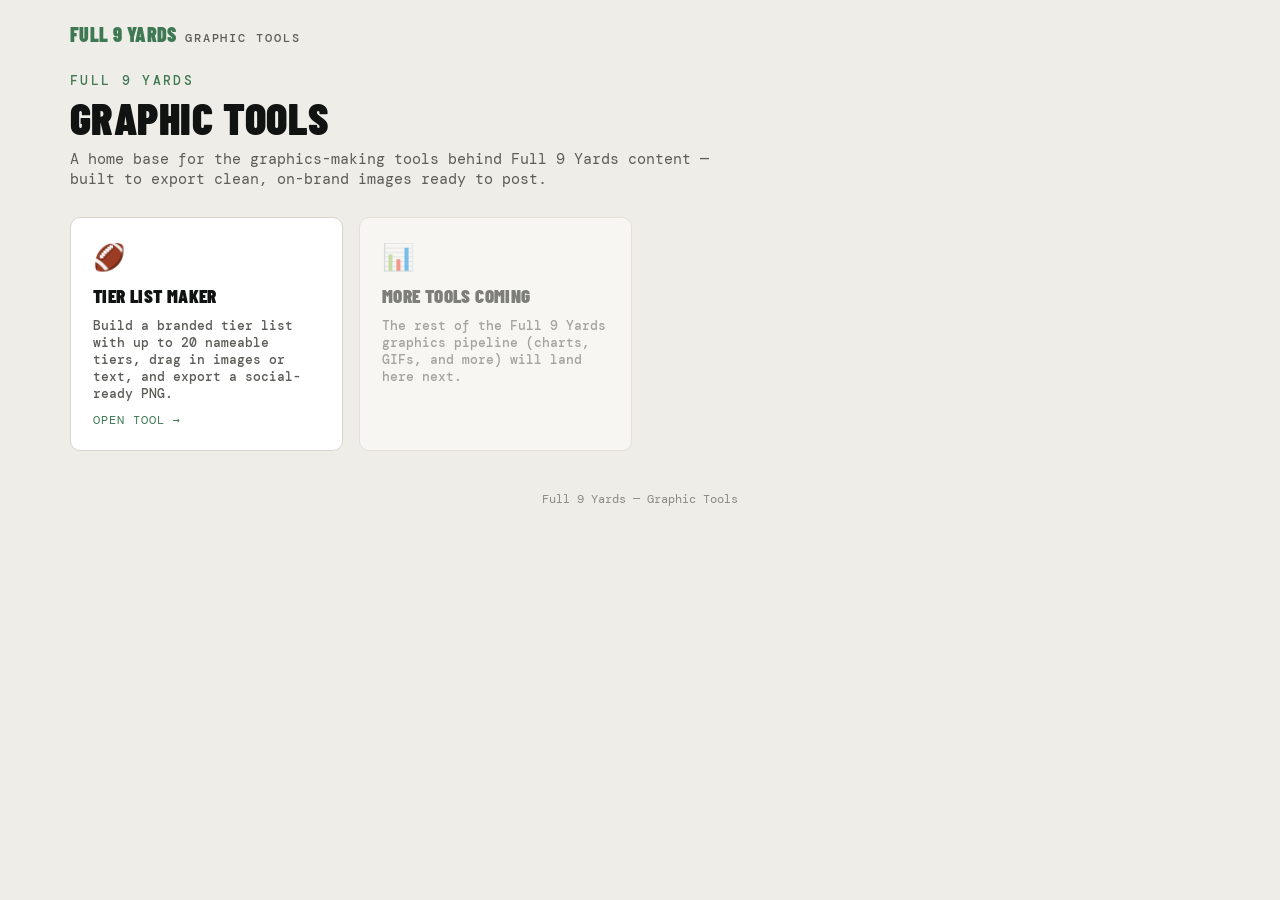
<file: index.html>
<!doctype html>
<html lang="en">
<head>
<meta charset="utf-8">
<meta name="viewport" content="width=device-width, initial-scale=1">
<title>Full 9 Yards — Graphic Tools</title>
<link rel="stylesheet" href="assets/brand.css?v=9">
<style>
  .tools-grid {
    display: grid;
    grid-template-columns: repeat(auto-fill, minmax(260px, 1fr));
    gap: 16px;
    margin-top: 28px;
  }
  .tool-card {
    padding: 22px;
    text-decoration: none;
    color: var(--f9y-text);
    display: flex;
    flex-direction: column;
    gap: 10px;
    transition: transform 0.15s ease, border-color 0.15s ease;
  }
  .tool-card:hover {
    transform: translateY(-2px);
    border-color: var(--f9y-accent);
  }
  .tool-card-icon {
    font-size: 26px;
  }
  .tool-card h2 {
    font-family: var(--f9y-font-display);
    font-weight: 400;
    text-transform: uppercase;
    font-size: 19px;
    margin: 0;
    letter-spacing: 0.02em;
  }
  .tool-card p {
    margin: 0;
    font-size: 13px;
    font-weight: 500;
    color: var(--f9y-text-dim);
    flex-grow: 1;
  }
  .tool-card-open {
    font-size: 12px;
    letter-spacing: 0.08em;
    text-transform: uppercase;
    color: var(--f9y-accent);
  }
  .coming-soon {
    opacity: 0.5;
  }
  .coming-soon:hover {
    transform: none;
    border-color: var(--f9y-border);
  }
  .intro {
    max-width: 680px;
  }
</style>
</head>
<body>
<div class="f9y-shell">
  <div class="f9y-topbar">
    <a class="f9y-logo" href="index.html">
      <span class="f9y-logo-mark">FULL 9 YARDS</span>
      <span class="f9y-logo-sub">Graphic Tools</span>
    </a>
  </div>

  <div class="intro">
    <div class="f9y-eyebrow">Full 9 Yards</div>
    <h1 class="f9y-headline">Graphic Tools</h1>
    <p class="f9y-subtitle">
      A home base for the graphics-making tools behind Full 9 Yards content —
      built to export clean, on-brand images ready to post.
    </p>
  </div>

  <div class="tools-grid">
    <a class="tool-card f9y-card" href="tools/tier-list-maker/">
      <div class="tool-card-icon">🏈</div>
      <h2>Tier List Maker</h2>
      <p>Build a branded tier list with up to 20 nameable tiers, drag in
        images or text, and export a social-ready PNG.</p>
      <div class="tool-card-open">Open tool →</div>
    </a>

    <div class="tool-card f9y-card coming-soon">
      <div class="tool-card-icon">📊</div>
      <h2>More tools coming</h2>
      <p>The rest of the Full 9 Yards graphics pipeline (charts, GIFs, and
        more) will land here next.</p>
    </div>
  </div>

  <div class="f9y-footer">Full 9 Yards — Graphic Tools</div>
</div>
</body>
</html>
</file>
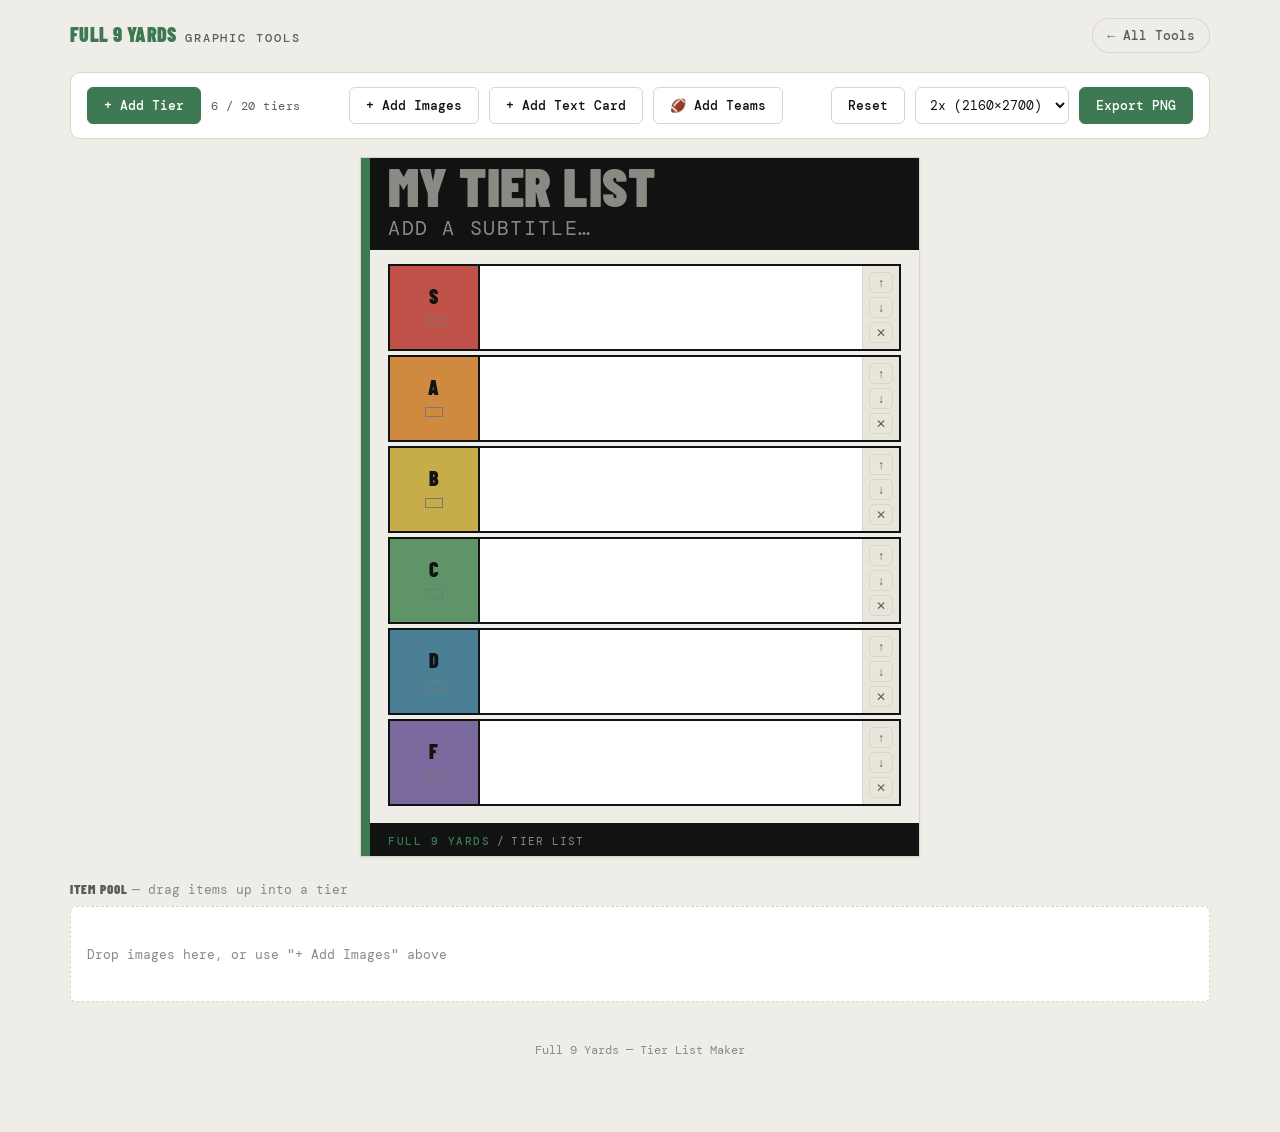
<file: tools/tier-list-maker/index.html>
<!doctype html>
<html lang="en">
<head>
<meta charset="utf-8">
<meta name="viewport" content="width=device-width, initial-scale=1">
<title>Tier List Maker — Full 9 Yards</title>
<link rel="stylesheet" href="../../assets/brand.css?v=12">
<link rel="stylesheet" href="style.css?v=12">
</head>
<body>
<div class="f9y-shell">
  <div class="f9y-topbar">
    <a class="f9y-logo" href="../../index.html">
      <span class="f9y-logo-mark">FULL 9 YARDS</span>
      <span class="f9y-logo-sub">Graphic Tools</span>
    </a>
    <div class="f9y-topbar-nav">
      <a href="../../index.html">&larr; All Tools</a>
    </div>
  </div>

  <div class="tl-toolbar f9y-card">
    <div class="tl-toolbar-group">
      <button id="btn-add-tier" class="f9y-btn f9y-btn-primary">+ Add Tier</button>
      <span id="tier-count" class="tl-tier-count">6 / 20 tiers</span>
    </div>
    <div class="tl-toolbar-group">
      <button id="btn-add-images" class="f9y-btn">+ Add Images</button>
      <input id="file-input" type="file" accept="image/*" multiple hidden>
      <button id="btn-add-text" class="f9y-btn">+ Add Text Card</button>
      <button id="btn-toggle-teams" class="f9y-btn">🏈 Add Teams</button>
    </div>
    <div class="tl-toolbar-group">
      <button id="btn-reset" class="f9y-btn f9y-btn-ghost f9y-btn-danger">Reset</button>
      <select id="export-resolution" class="tl-team-select" title="Export resolution">
        <option value="1">1x (1080×1350)</option>
        <option value="2" selected>2x (2160×2700)</option>
        <option value="3">3x (3240×4050)</option>
      </select>
      <button id="btn-export" class="f9y-btn f9y-btn-primary">Export PNG</button>
    </div>
  </div>

  <section id="team-browser" class="f9y-card tl-team-browser" hidden>
    <div class="tl-team-browser-controls">
      <div class="tl-league-toggle" role="group" aria-label="League">
        <button type="button" id="league-college" class="tl-league-btn is-active" data-league="college">College</button>
        <button type="button" id="league-nfl" class="tl-league-btn" data-league="nfl">NFL</button>
      </div>
      <input id="team-search" type="text" class="tl-team-search" placeholder="Search teams…">
      <select id="team-conf-filter" class="tl-team-select"></select>
      <select id="team-class-filter" class="tl-team-select"></select>
      <span id="ap25-controls" class="tl-ap25-controls">
        <label class="tl-ap25-toggle" id="ap25-toggle-label" title="Paste this week's poll via &quot;AP Top 25…&quot; to enable">
          <input type="checkbox" id="ap25-filter-toggle" disabled>
          AP Top 25
        </label>
        <button id="btn-import-ap25" class="f9y-btn f9y-btn-sm">AP Top 25…</button>
      </span>
      <button id="btn-import-logos" class="f9y-btn f9y-btn-sm">Import Logos…</button>
      <span id="team-result-count" class="tl-tier-count"></span>
    </div>
    <div id="team-grid" class="tl-team-grid"></div>
    <div class="tl-team-browser-actions">
      <button id="btn-add-all-filtered" class="f9y-btn f9y-btn-sm f9y-btn-primary">+ Add All Shown to Pool</button>
    </div>
  </section>

  <!-- everything inside #capture-root gets exported to PNG — mirrors the
       Full 9 Yards post frame: green stripe, black header/footer, cream body -->
  <div id="capture-root" class="tl-capture">
    <div class="tl-capture-stripe"></div>
    <div class="tl-capture-main">
      <header class="tl-capture-header">
        <h1 id="board-title" class="tl-capture-headline" contenteditable="true" data-placeholder="MY TIER LIST"></h1>
        <div id="board-subtitle" class="tl-capture-subtitle" contenteditable="true" data-placeholder="ADD A SUBTITLE…"></div>
      </header>

      <div class="tl-capture-body">
        <div id="tiers-container" class="tl-tiers"></div>
      </div>

      <footer class="tl-capture-footer">
        <span class="tl-capture-footer-left"><span class="tl-capture-footer-brand">Full 9 Yards</span><span class="tl-capture-footer-sep"> / </span><span class="tl-capture-footer-tag">Tier List</span></span>
      </footer>
    </div>
  </div>

  <section class="tl-pool-section">
    <div class="tl-pool-label">Item Pool <span>— drag items up into a tier</span></div>
    <div id="pool-container" class="tl-items-row tl-pool" data-tier-id="pool"></div>
  </section>

  <div class="f9y-footer">Full 9 Yards — Tier List Maker</div>
</div>

<div id="toast" class="tl-toast" hidden></div>

<div id="import-modal" class="tl-modal-overlay" hidden>
  <div class="tl-modal f9y-card">
    <h3 class="tl-modal-title">Import Team Logos</h3>
    <p class="tl-modal-help">
      Paste a JSON object mapping team name → logo URL (the same shape as
      <code>team_logo_lookup()</code>), e.g.
      <code>{"Alabama": "https://…", "Ohio State": "https://…"}</code>.
      Saved to this browser only.
    </p>
    <textarea id="import-textarea" class="tl-modal-textarea" placeholder='{"Alabama": "https://...", "Ohio State": "https://..."}'></textarea>
    <div class="tl-modal-actions">
      <button id="btn-import-cancel" class="f9y-btn f9y-btn-ghost">Cancel</button>
      <button id="btn-import-clear" class="f9y-btn f9y-btn-ghost f9y-btn-danger">Clear Saved Logos</button>
      <button id="btn-import-save" class="f9y-btn f9y-btn-primary">Save</button>
    </div>
  </div>
</div>

<div id="ap25-modal" class="tl-modal-overlay" hidden>
  <div class="tl-modal f9y-card">
    <h3 class="tl-modal-title">This Week's AP Top 25</h3>
    <p class="tl-modal-help">
      Paste the current poll, one team per line, in rank order (1 to 25).
      Leading numbers/periods are fine — e.g. copy-pasting straight from a
      rankings page like <code>1. Texas</code> or <code>1) Texas</code>
      works, and so does a plain list of names. Saved to this browser only
      — update it here each week.
    </p>
    <textarea id="ap25-textarea" class="tl-modal-textarea" placeholder="1. Texas&#10;2. Georgia&#10;3. Ohio State&#10;…"></textarea>
    <div class="tl-modal-actions">
      <button id="btn-ap25-cancel" class="f9y-btn f9y-btn-ghost">Cancel</button>
      <button id="btn-ap25-clear" class="f9y-btn f9y-btn-ghost f9y-btn-danger">Clear Rankings</button>
      <button id="btn-ap25-save" class="f9y-btn f9y-btn-primary">Save</button>
    </div>
  </div>
</div>

<script src="../../assets/vendor/sortable.min.js"></script>
<script src="../../assets/vendor/html2canvas.min.js"></script>
<script src="teams-data.js?v=9"></script>
<script src="nfl-teams-data.js?v=9"></script>
<script src="app.js?v=13"></script>
</body>
</html>
</file>
<file: assets/brand.css>
/*
  Full 9 Yards — shared brand tokens & base styles.

  Ported directly from graphics/branding.py + graphics/scatter.py (the
  real chart/card pipeline): black header/footer bars, cream body, green
  accent stripe, Barlow Condensed Black headlines/taglines, DM Mono
  labels/meta/body text. Every tool in this repo should import this file
  and use these tokens/classes instead of hardcoding colors/fonts, so a
  future brand tweak happens in one place.
*/

@font-face {
  font-family: 'F9Y Display';
  src: url('fonts/BarlowCondensed-Black.ttf') format('truetype');
  font-weight: 400;
  font-style: normal;
  font-display: swap;
}

@font-face {
  font-family: 'F9Y Mono';
  src: url('fonts/DMMono-Regular.ttf') format('truetype');
  font-weight: 400;
  font-style: normal;
  font-display: swap;
}

@font-face {
  font-family: 'F9Y Mono';
  src: url('fonts/DMMono-Medium.ttf') format('truetype');
  font-weight: 500;
  font-style: normal;
  font-display: swap;
}

:root {
  /* Full 9 Yards brand palette — source of truth is graphics/branding.py's BRAND dict */
  --f9y-black: #101311;
  --f9y-cream: #EFEDE7;
  --f9y-green: #3F7954;
  --f9y-white: #FFFFFF;
  --f9y-gray: #8A8A85;    /* meta text on black */
  --f9y-subtext: #5c5c58; /* secondary text on cream */
  --f9y-grid: #d8d5cc;    /* borders/dividers on cream */
  --f9y-gold: #D4AF37;    /* reserved: "highlight/award" callouts only, never a UI accent */

  /* semantic tokens the UI is built from — map to the brand palette above */
  --f9y-bg: var(--f9y-cream);
  --f9y-surface: #ffffff;
  --f9y-surface-2: #e8e5db;
  --f9y-surface-3: #dcd8cc;
  --f9y-border: var(--f9y-grid);

  --f9y-text: var(--f9y-black);
  --f9y-text-dim: var(--f9y-subtext);
  --f9y-text-faint: var(--f9y-gray);

  --f9y-accent: var(--f9y-green);
  --f9y-accent-ink: var(--f9y-white);
  --f9y-danger: #a8402f;

  /* classic tier palette (used as defaults, fully user-editable) */
  --f9y-tier-1: #c0524a;
  --f9y-tier-2: #cf8a3f;
  --f9y-tier-3: #c7ad4a;
  --f9y-tier-4: #5f9468;
  --f9y-tier-5: #4a7f96;
  --f9y-tier-6: #7a6a9e;

  /* type */
  --f9y-font-display: 'F9Y Display', 'Arial Narrow', sans-serif;
  --f9y-font-body: 'F9Y Mono', 'SFMono-Regular', Menlo, Consolas, monospace;

  --f9y-radius: 10px;
  --f9y-radius-sm: 6px;
}

* {
  box-sizing: border-box;
}

html, body {
  margin: 0;
  padding: 0;
}

body {
  background: var(--f9y-bg);
  color: var(--f9y-text);
  font-family: var(--f9y-font-body);
  font-weight: 400;
  -webkit-font-smoothing: antialiased;
  /* only real weights we shipped (400/500 mono, 400 display) — never fake-bold/italic */
  font-synthesis: none;
}

a {
  color: inherit;
}

button, input, textarea {
  font-family: inherit;
}

.f9y-shell {
  max-width: 1180px;
  margin: 0 auto;
  padding: 0 20px 64px;
}

/* --- top bar (used on every page) --- */

.f9y-topbar {
  display: flex;
  align-items: center;
  justify-content: space-between;
  gap: 16px;
  padding: 22px 0 26px;
}

.f9y-logo {
  display: flex;
  align-items: baseline;
  gap: 8px;
  text-decoration: none;
  color: var(--f9y-text);
}

.f9y-logo-mark {
  font-family: var(--f9y-font-display);
  font-weight: 400;
  font-size: 20px;
  letter-spacing: 0.02em;
  color: var(--f9y-green);
}

.f9y-logo-sub {
  font-family: var(--f9y-font-body);
  font-weight: 500;
  font-size: 12px;
  letter-spacing: 0.16em;
  color: var(--f9y-text-dim);
  text-transform: uppercase;
}

.f9y-topbar-nav a {
  font-family: var(--f9y-font-body);
  font-weight: 500;
  font-size: 13px;
  color: var(--f9y-text-dim);
  text-decoration: none;
  padding: 8px 14px;
  border: 1px solid var(--f9y-border);
  border-radius: 999px;
  transition: color 0.15s ease, border-color 0.15s ease;
}

.f9y-topbar-nav a:hover {
  color: var(--f9y-text);
  border-color: var(--f9y-green);
}

/*
  --- typography classes matching graphics/branding.py exactly ---
  eyebrow: DM Mono Medium, green, uppercase, wide tracking
  headline: Barlow Condensed Black — the dominant element
  subtitle: DM Mono Regular
  tagline: Barlow Condensed Black, green, uppercase
  meta: DM Mono Regular, gray/faint, uppercase
*/

.f9y-eyebrow {
  font-family: var(--f9y-font-body);
  font-weight: 500;
  font-size: 13px;
  letter-spacing: 0.18em;
  color: var(--f9y-green);
  text-transform: uppercase;
  margin: 0 0 6px;
}

.f9y-headline {
  font-family: var(--f9y-font-display);
  font-weight: 400;
  font-size: clamp(28px, 4vw, 44px);
  letter-spacing: 0.01em;
  text-transform: uppercase;
  line-height: 1.05;
  margin: 0 0 8px;
}

.f9y-subtitle {
  font-family: var(--f9y-font-body);
  font-weight: 400;
  font-size: 15px;
  color: var(--f9y-text-dim);
  margin: 0;
  max-width: 640px;
}

.f9y-tagline {
  font-family: var(--f9y-font-display);
  font-weight: 400;
  font-size: 15px;
  letter-spacing: 0.02em;
  color: var(--f9y-green);
  text-transform: uppercase;
}

.f9y-meta {
  font-family: var(--f9y-font-body);
  font-weight: 400;
  font-size: 11px;
  letter-spacing: 0.04em;
  color: var(--f9y-text-faint);
  text-transform: uppercase;
}

/* --- shared card surface --- */

.f9y-card {
  background: var(--f9y-surface);
  border: 1px solid var(--f9y-border);
  border-radius: var(--f9y-radius);
}

/* --- buttons --- */

.f9y-btn {
  display: inline-flex;
  align-items: center;
  gap: 6px;
  font-family: var(--f9y-font-body);
  font-size: 13px;
  font-weight: 500;
  padding: 9px 16px;
  border-radius: var(--f9y-radius-sm);
  border: 1px solid var(--f9y-border);
  background: var(--f9y-surface);
  color: var(--f9y-text);
  cursor: pointer;
  transition: border-color 0.15s ease, background 0.15s ease, opacity 0.15s ease;
}

.f9y-btn:hover {
  border-color: var(--f9y-green);
}

.f9y-btn:disabled {
  opacity: 0.45;
  cursor: not-allowed;
}

.f9y-btn-primary {
  background: var(--f9y-accent);
  border-color: var(--f9y-accent);
  color: var(--f9y-accent-ink);
}

.f9y-btn-primary:hover {
  filter: brightness(1.08);
  border-color: var(--f9y-accent);
}

.f9y-btn-ghost {
  background: transparent;
}

.f9y-btn-danger:hover {
  border-color: var(--f9y-danger);
  color: var(--f9y-danger);
}

.f9y-btn-sm {
  padding: 5px 10px;
  font-size: 12px;
}

.f9y-footer {
  text-align: center;
  padding: 40px 0 10px;
  color: var(--f9y-text-faint);
  font-size: 12px;
}
</file>
<file: tools/tier-list-maker/style.css>
/* Tier List Maker — tool-specific styles (uses tokens from assets/brand.css) */

.tl-toolbar {
  display: flex;
  flex-wrap: wrap;
  align-items: center;
  justify-content: space-between;
  gap: 12px;
  padding: 14px 16px;
  margin-bottom: 18px;
}

.tl-toolbar-group {
  display: flex;
  align-items: center;
  gap: 10px;
  flex-wrap: wrap;
}

.tl-tier-count {
  font-size: 12px;
  color: var(--f9y-text-dim);
  letter-spacing: 0.04em;
}

/* --- team browser panel --- */

.tl-team-browser {
  padding: 14px 16px;
  margin-bottom: 18px;
}

.tl-team-browser-controls {
  display: flex;
  flex-wrap: wrap;
  align-items: center;
  gap: 10px;
  margin-bottom: 12px;
}

.tl-team-search,
.tl-team-select {
  font-family: var(--f9y-font-body);
  font-size: 13px;
  padding: 8px 10px;
  border-radius: var(--f9y-radius-sm);
  border: 1px solid var(--f9y-border);
  background: var(--f9y-surface);
  color: var(--f9y-text);
}

.tl-team-search {
  flex: 1 1 180px;
  min-width: 140px;
}

.tl-league-toggle {
  display: inline-flex;
  border-radius: var(--f9y-radius-sm);
  border: 1px solid var(--f9y-border);
  overflow: hidden;
}

.tl-league-btn {
  font-family: var(--f9y-font-body);
  font-size: 13px;
  font-weight: 500;
  padding: 8px 14px;
  border: none;
  background: var(--f9y-surface);
  color: var(--f9y-text-dim);
  cursor: pointer;
}

.tl-league-btn + .tl-league-btn {
  border-left: 1px solid var(--f9y-border);
}

.tl-league-btn.is-active {
  background: var(--f9y-green);
  color: var(--f9y-white);
}

.tl-ap25-controls {
  display: inline-flex;
  align-items: center;
  gap: 10px;
}

/* an authored `display` on this class otherwise wins over the browser's
   default `[hidden] { display: none }` UA rule (author styles always
   beat user-agent ones, regardless of specificity), so the `hidden`
   attribute app.js sets in NFL mode would silently do nothing without
   this override. */
.tl-ap25-controls[hidden] {
  display: none;
}

.tl-ap25-toggle {
  display: inline-flex;
  align-items: center;
  gap: 6px;
  font-family: var(--f9y-font-body);
  font-size: 13px;
  font-weight: 500;
  padding: 8px 10px;
  border-radius: var(--f9y-radius-sm);
  border: 1px solid var(--f9y-border);
  background: var(--f9y-surface);
  color: var(--f9y-text);
  cursor: pointer;
  user-select: none;
}

.tl-ap25-toggle input:disabled {
  cursor: not-allowed;
}

.tl-ap25-toggle:has(input:disabled) {
  color: var(--f9y-text-faint);
  cursor: not-allowed;
}

.tl-ap25-rank {
  position: absolute;
  top: -6px;
  left: -6px;
  min-width: 18px;
  height: 18px;
  padding: 0 4px;
  border-radius: 999px;
  background: var(--f9y-green);
  color: var(--f9y-white);
  font-family: var(--f9y-font-body);
  font-weight: 500;
  font-size: 10px;
  line-height: 18px;
  text-align: center;
}

.tl-team-grid {
  display: grid;
  grid-template-columns: repeat(auto-fill, minmax(96px, 1fr));
  gap: 8px;
  max-height: 340px;
  overflow-y: auto;
  padding: 4px 2px;
}

.tl-team-chip {
  position: relative;
  display: flex;
  flex-direction: column;
  align-items: center;
  gap: 6px;
  padding: 8px 4px;
  border: 1px solid var(--f9y-border);
  border-radius: var(--f9y-radius-sm);
  background: var(--f9y-surface);
  cursor: pointer;
  transition: border-color 0.15s ease, transform 0.1s ease;
}

.tl-team-chip:hover {
  border-color: var(--f9y-green);
  transform: translateY(-1px);
}

.tl-team-chip-logo {
  width: 44px;
  height: 44px;
  border-radius: 8px;
  display: flex;
  align-items: center;
  justify-content: center;
  font-family: var(--f9y-font-display);
  font-weight: 400;
  font-size: 13px;
  letter-spacing: 0.01em;
  color: var(--f9y-white);
  overflow: hidden;
}

.tl-team-chip-logo img {
  width: 100%;
  height: 100%;
  object-fit: contain;
  background: var(--f9y-white);
}

.tl-team-chip-name {
  font-size: 10px;
  text-align: center;
  color: var(--f9y-text-dim);
  line-height: 1.2;
  max-width: 100%;
  overflow: hidden;
  text-overflow: ellipsis;
  white-space: nowrap;
  width: 100%;
}

.tl-team-browser-actions {
  display: flex;
  justify-content: flex-end;
  margin-top: 10px;
}

.tl-team-empty {
  grid-column: 1 / -1;
  color: var(--f9y-text-faint);
  font-size: 13px;
  padding: 12px 4px;
}

/* --- import logos modal --- */

.tl-modal-overlay {
  position: fixed;
  inset: 0;
  background: rgba(16, 19, 17, 0.55);
  display: flex;
  align-items: center;
  justify-content: center;
  z-index: 100;
  padding: 20px;
}

.tl-modal-overlay[hidden] {
  display: none;
}

.tl-modal {
  width: 100%;
  max-width: 520px;
  padding: 24px;
}

.tl-modal-title {
  font-family: var(--f9y-font-display);
  font-weight: 400;
  text-transform: uppercase;
  font-size: 20px;
  margin: 0 0 10px;
}

.tl-modal-help {
  font-size: 13px;
  color: var(--f9y-text-dim);
  line-height: 1.5;
  margin: 0 0 12px;
}

.tl-modal-help code {
  background: var(--f9y-surface-2);
  padding: 1px 5px;
  border-radius: 4px;
  font-size: 12px;
}

.tl-modal-textarea {
  width: 100%;
  min-height: 160px;
  font-family: var(--f9y-font-body);
  font-size: 12px;
  padding: 10px;
  border-radius: var(--f9y-radius-sm);
  border: 1px solid var(--f9y-border);
  background: var(--f9y-surface);
  color: var(--f9y-text);
  resize: vertical;
}

.tl-modal-actions {
  display: flex;
  justify-content: flex-end;
  gap: 8px;
  margin-top: 14px;
}

/*
  --- the exportable card ---
  Mirrors graphics/branding.py's render_branded_card frame exactly:
  green left stripe, black header (eyebrow/headline), cream body (the
  tiers), black footer (tagline). Fixed to Instagram's optimal post
  ratio (4:5, 1080x1350) via JS (see layoutBoard() in app.js) rather
  than growing with content — header/footer/each tier row get an
  explicit pixel height computed from the card's current width, so the
  export is always exactly on-ratio no matter how many tiers or items
  are on the board. Advanced CSS sizing (aspect-ratio, etc.) is
  deliberately avoided here since html2canvas's rendering engine doesn't
  reliably support it — plain computed pixel heights render identically
  on-screen and in the export.
*/

.tl-capture {
  display: flex;
  align-items: stretch;
  border-radius: 0; /* square corners — cleaner for a social post than rounded */
  overflow: hidden;
  border: 1px solid var(--f9y-border);
  box-shadow: 0 1px 3px rgba(16, 19, 17, 0.08);
  width: 100%;
  max-width: 560px;
  margin: 0 auto;
}

.tl-capture-stripe {
  flex: 0 0 10px;
  background: var(--f9y-green);
}

.tl-capture-main {
  flex: 1;
  display: flex;
  flex-direction: column;
  min-width: 0;
  /* pulled 1px left, on top of the stripe (later in DOM order so it
     paints over it) — html2canvas can leave a single antialiased,
     partially-transparent pixel right at the seam between the two flex
     siblings, which reads as a faint light line once the export is
     flattened onto a non-transparent background. The 1px overlap makes
     sure a solid color always covers that seam instead of a gap. */
  margin-left: -1px;
  position: relative;
}

.tl-capture-header {
  background: var(--f9y-black);
  /* horizontal padding is set inline by layoutBoard() (padX) so it lines
     up exactly with the body's padding and the tiers below; this is
     just a pre-JS fallback. Vertical padding is also set inline. */
  padding: 5% 7%;
  box-sizing: border-box;
  overflow: hidden;
  /* title/subtitle are position:absolute within this (see .tl-capture-
     headline / .tl-capture-subtitle below) rather than flex children —
     when the header's fixed height is tight enough to exactly fit their
     content (which it always is, by construction, since layoutBoard()
     sizes the header FROM their content), Chromium's flexbox silently
     clamps any top-margin increase on a flex child once the column's
     content would overflow the container's definite height: margin-top
     values above a certain point all rendered pixel-identical to that
     threshold in testing. Absolute positioning has no such clamp — each
     element's `top` always places it exactly where set. */
  position: relative;
  display: flex;
  flex-direction: column;
  justify-content: flex-start;
  /* header/body/footer's heights are computed precisely in layoutBoard()
     to sum to exactly the card's total height — flex's default
     flex-shrink:1 can still silently compress them by a fraction of a
     px if that sum doesn't land exactly on the card's own separately-
     rounded total, which was throwing off the header's air-cropping
     math enough to visibly skew the title/subtitle gaps. Locking all
     three to flex-shrink:0 makes each one take its set height exactly. */
  flex-shrink: 0;
}

.tl-capture-headline {
  /* absolute within .tl-capture-header — top/left/width are set inline
     by layoutBoard(). left+width (not right:0) because html2canvas's own
     layout engine was observed to mis-measure left:0;right:0's resolved
     width on the capture, even though real browsers render it correctly
     live — see .tl-capture-header's comment on why this isn't a flex
     child. */
  position: absolute;
  top: 0;
  font-family: var(--f9y-font-display);
  font-weight: 400;
  text-transform: uppercase;
  line-height: 1.05;
  color: var(--f9y-white);
  margin: 0;
  white-space: nowrap;
  /* Explicit tracking, not just "normal" — html2canvas's per-character
     canvas text measurement has been observed to land tighter than the
     live DOM for this condensed font depending on the browser/OS doing
     the export, closing the gap between letters almost entirely. A real
     letter-spacing value is honored by html2canvas's text renderer too,
     so it holds a visible gap open no matter how canvas measures glyphs.
     Kept deliberately generous (not a token 0.01–0.02em nudge) since a
     smaller value here was still reported as touching in a real export. */
  letter-spacing: 0.0075em;
}

#board-title[data-placeholder]:empty::before {
  content: attr(data-placeholder);
  color: var(--f9y-gray);
}

#board-title {
  outline: none;
  border-radius: 6px;
  /* no vertical padding — it'd be a fixed px amount on top of the
     font's own (proportional-to-size) built-in air, breaking
     layoutBoard()'s per-font-size air-ratio math in fitHeadlineFontSize
     neighbors below */
  padding: 0 6px;
  margin-left: -6px;
}

#board-title:hover,
#board-title:focus {
  background: rgba(255, 255, 255, 0.1);
}

/* matches the real chart pipeline's "subtitle: DM Mono Regular" —
   font-size and margin-top are set inline by layoutBoard() (the latter
   so the gap above the subtitle always matches the gap above the title) */
.tl-capture-subtitle {
  /* absolute within .tl-capture-header, same reasoning as
     .tl-capture-headline above — top/left/width are set inline by
     layoutBoard() */
  position: absolute;
  top: 0;
  font-family: var(--f9y-font-body);
  font-weight: 400;
  text-transform: uppercase;
  letter-spacing: 0.08em;
  color: var(--f9y-gray);
  margin: 0;
  line-height: 1.1; /* explicit rather than the browser default, so the
    air-ratio constants in layoutBoard() stay accurate regardless of
    browser/font fallback quirks */
  white-space: nowrap;
  overflow: hidden;
}

#board-subtitle[data-placeholder]:empty::before {
  content: attr(data-placeholder);
}

#board-subtitle {
  outline: none;
  border-radius: 6px;
  padding: 0 6px; /* see #board-title's comment on vertical padding */
  margin-left: -6px;
}

#board-subtitle:hover,
#board-subtitle:focus {
  background: rgba(255, 255, 255, 0.1);
}

/* An empty subtitle still shows its dim placeholder live (so it's
   discoverable as an editable field), but that placeholder — and the
   line's own space — should never bake into the exported PNG if the
   user never actually typed one. That's handled in exportPng() by
   toggling an inline `display: none` directly rather than a CSS rule
   keyed off :empty — html2canvas doesn't reliably honor structural
   pseudo-classes like :empty when resolving styles for the capture, so
   a `.exporting #board-subtitle:empty { display: none }` rule here
   applies correctly on the live page but silently does nothing in the
   actual export. */

.tl-capture-body {
  background: var(--f9y-cream);
  /* horizontal padding set inline by layoutBoard() (padX); vertical
     padding stays fixed here and is accounted for in the tier-row math */
  padding: 14px 16px;
  box-sizing: border-box;
  overflow: hidden;
  flex-shrink: 0; /* see .tl-capture-header's comment */
}

.tl-capture-footer {
  background: var(--f9y-black);
  display: flex;
  align-items: center;
  padding: 0 7%;
  box-sizing: border-box;
  flex-shrink: 0; /* see .tl-capture-header's comment */
}

/* matches the real chart pipeline's footer: brand name in the
   "eyebrow" green/mono treatment, paired with a dim "meta" mono tag —
   font-size set inline by layoutBoard(), proportional to footer height */
.tl-capture-footer-left {
  font-family: var(--f9y-font-body);
  text-transform: uppercase;
  white-space: nowrap;
  overflow: hidden;
}

.tl-capture-footer-brand {
  font-weight: 500;
  letter-spacing: 0.14em;
  color: var(--f9y-green);
}

.tl-capture-footer-sep {
  color: var(--f9y-gray);
}

.tl-capture-footer-tag {
  font-weight: 400;
  letter-spacing: 0.1em;
  color: var(--f9y-gray);
}

/* --- tiers --- */

.tl-tiers {
  display: flex;
  flex-direction: column;
  gap: 4px;
  height: 100%;
}

/* square corners + a thick black border, like the bordered stat cells in
   the chart pipeline's table-style graphics — tier color stays on the
   label chip, this is just the container treatment */
.tl-tier {
  display: flex;
  align-items: stretch;
  border-radius: 0;
  overflow: hidden;
  border: 2px solid var(--f9y-black);
  background: var(--f9y-surface);
  flex-shrink: 0;
}

.tl-tier-label {
  flex: 0 0 110px;
  display: flex;
  flex-direction: column;
  align-items: center;
  justify-content: center;
  gap: 4px;
  padding: 4px 8px;
  box-sizing: border-box;
  text-align: center;
  color: var(--f9y-black);
  overflow: hidden;
  border-right: 2px solid var(--f9y-black);
}

.tl-tier-name {
  font-family: var(--f9y-font-display);
  font-weight: 400;
  font-size: 17px;
  text-transform: uppercase;
  letter-spacing: 0.02em;
  outline: none;
  min-width: 20px;
  max-width: 100%;
  line-height: 1.15;
  overflow: hidden;
  /* white-space/word-break/display/line-clamp are set inline by
     fitTierLabelFontSize() in app.js — it first tries to shrink to fit
     on one line, and only wraps (at word boundaries, never mid-word) as
     a fallback for multi-word labels that still don't fit */
}

.tl-tier-name:focus,
.tl-tier-name:hover {
  text-decoration: underline dotted;
}

.tl-tier-color {
  width: 22px;
  height: 18px;
  padding: 0;
  border: none;
  border-radius: 4px;
  background: transparent;
  cursor: pointer;
  flex-shrink: 0;
}

/* Items in a tier lay out on a single line and shrink (sized by JS in
   layoutBoard()) to fit as more are added, rather than wrapping —
   that's what keeps a tier row's height fixed regardless of count. */
.tl-items-row {
  flex: 1;
  display: flex;
  /* wraps onto additional lines past MAX_ITEMS_PER_ROW (app.js), each
     line's item size computed to fit the tier's fixed row height —
     more items means more/smaller lines, not one ever-shrinking line */
  flex-wrap: wrap;
  align-content: center;
  align-items: center;
  gap: 6px;
  padding: 4px 8px;
  box-sizing: border-box;
  overflow: hidden;
  min-width: 0;
}

.tl-tier-controls {
  flex: 0 0 auto;
  display: flex;
  flex-direction: column;
  justify-content: center;
  gap: 4px;
  padding: 6px;
  border-left: 1px solid var(--f9y-border);
  background: var(--f9y-surface-2);
}

.tl-icon-btn {
  width: 24px;
  height: 22px;
  display: flex;
  align-items: center;
  justify-content: center;
  font-size: 12px;
  line-height: 1;
  border: 1px solid var(--f9y-border);
  border-radius: 5px;
  background: var(--f9y-surface-2);
  color: var(--f9y-text-dim);
  cursor: pointer;
}

.tl-icon-btn:hover {
  color: var(--f9y-text);
  border-color: var(--f9y-accent);
}

.tl-icon-btn:disabled {
  opacity: 0.35;
  cursor: not-allowed;
}

/* --- items (images / text cards) --- */

.tl-item {
  position: relative;
  width: 76px;
  height: 76px;
  overflow: hidden;
  color: var(--f9y-black);
  cursor: grab;
  flex-shrink: 0;
}

/* only text cards get a visible chip — an image item (almost always a
   team logo) has no background/border/radius of its own, just the logo
   floating free, per "no background or rounded square container, just
   the logos being pulled in" */
.tl-item[data-type="text"] {
  border-radius: 8px;
  background: var(--f9y-surface-2);
  border: 1px solid var(--f9y-border);
}

.tl-item:active {
  cursor: grabbing;
}

.tl-item-img {
  width: 100%;
  height: 100%;
  /* contain, not cover — with no visible box behind it, cropping a logo
     to fill a square would just look wrong; show the whole mark instead */
  object-fit: contain;
  display: block;
  pointer-events: none;
}

.tl-item-text {
  width: 100%;
  height: 100%;
  display: flex;
  align-items: center;
  justify-content: center;
  text-align: center;
  padding: 6px;
  font-family: var(--f9y-font-display);
  font-weight: 400;
  font-size: 15px;
  letter-spacing: 0.01em;
  text-transform: uppercase;
  line-height: 1.1;
  outline: none;
  overflow: hidden;
}

.tl-item-remove {
  position: absolute;
  top: 2px;
  right: 2px;
  width: 18px;
  height: 18px;
  border: none;
  border-radius: 50%;
  background: rgba(16, 19, 17, 0.75);
  color: #fff;
  font-size: 12px;
  line-height: 1;
  cursor: pointer;
  display: none;
  align-items: center;
  justify-content: center;
  z-index: 2;
}

.tl-item:hover .tl-item-remove {
  display: flex;
}

.tl-item.sortable-ghost {
  opacity: 0.35;
}

.tl-item.sortable-chosen .tl-item-img {
  filter: brightness(1.08);
}

/* --- pool --- */

.tl-pool-section {
  margin-top: 24px;
}

.tl-pool-label {
  font-family: var(--f9y-font-display);
  font-weight: 400;
  text-transform: uppercase;
  font-size: 13px;
  letter-spacing: 0.08em;
  color: var(--f9y-text-dim);
  margin-bottom: 8px;
}

.tl-pool-label span {
  font-family: var(--f9y-font-body);
  text-transform: none;
  letter-spacing: normal;
  font-weight: 400;
  color: var(--f9y-text-faint);
}

.tl-pool {
  /* unlike a tier's item row, the pool isn't height-constrained/exported —
     restore normal wrapping and fixed item size here */
  flex-wrap: wrap;
  overflow: visible;
  min-height: 96px;
  padding: 10px;
  border: 1px dashed var(--f9y-border);
  border-radius: var(--f9y-radius-sm);
  background: var(--f9y-surface);
}

.tl-pool .tl-item {
  width: 76px;
  height: 76px;
}

.tl-pool.tl-pool-empty::before {
  content: 'Drop images here, or use "+ Add Images" above';
  color: var(--f9y-text-faint);
  font-size: 13px;
  padding: 6px;
}

.tl-pool.tl-drag-over {
  border-color: var(--f9y-accent);
  background: var(--f9y-surface-2);
}

/* --- export state: hide UI chrome that shouldn't appear in the PNG --- */

.exporting .tl-tier-controls,
.exporting .tl-tier-color,
.exporting .tl-item-remove {
  display: none !important;
}

.exporting #board-title:hover,
.exporting #board-subtitle:hover {
  background: transparent;
}

/* the subtle border/shadow on .tl-capture is only there to separate the
   card from the page background while editing — html2canvas captures it
   as part of the element, so it shows up as a faint light-colored edge
   around the exported PNG unless it's stripped for the capture. */
.tl-capture.exporting {
  border-color: transparent;
  box-shadow: none;
}

/* --- toast --- */

.tl-toast {
  position: fixed;
  left: 50%;
  bottom: 28px;
  transform: translateX(-50%);
  background: var(--f9y-surface-3);
  border: 1px solid var(--f9y-accent);
  color: var(--f9y-text);
  padding: 10px 18px;
  border-radius: 999px;
  font-size: 13px;
  z-index: 50;
}

@media (max-width: 640px) {
  .tl-tier-label {
    flex-basis: 84px;
  }
  .tl-item {
    width: 64px;
    height: 64px;
  }
}
</file>
